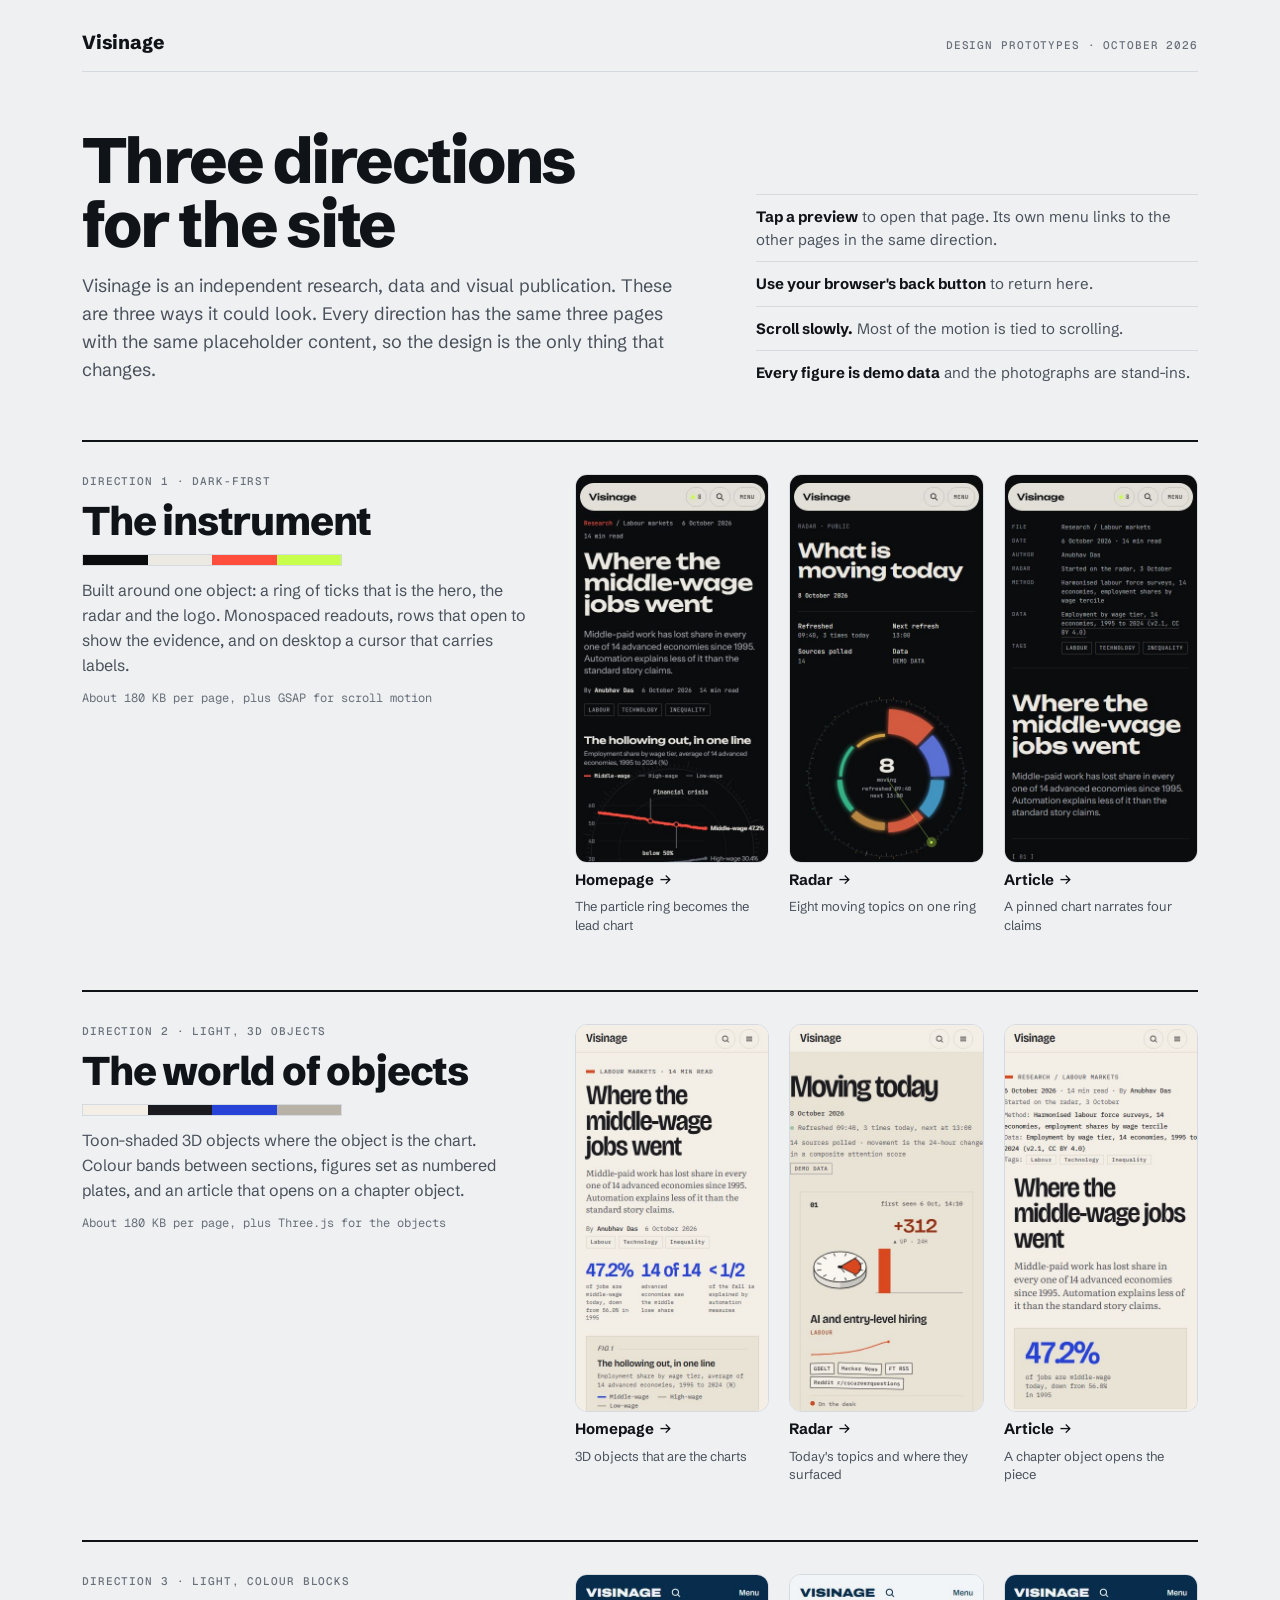
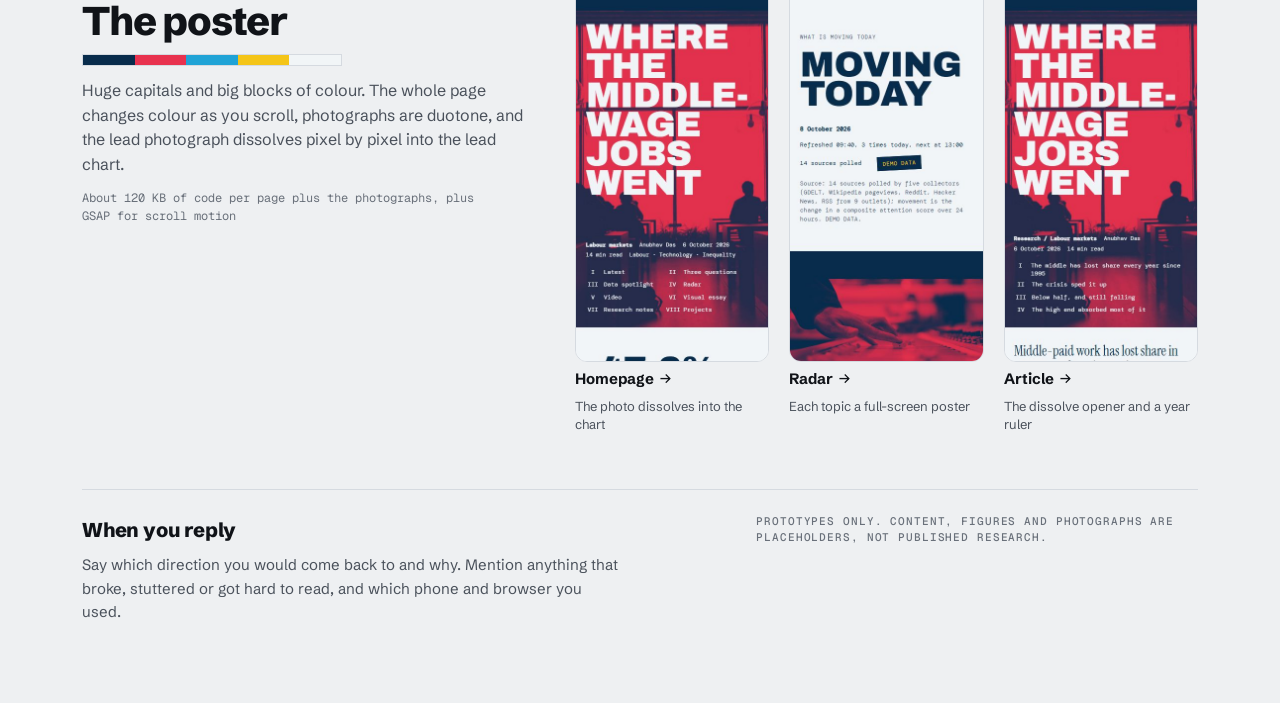
<file: index.html>
<!doctype html>
<html lang="en">
<head>
<meta charset="utf-8">
<meta name="viewport" content="width=device-width, initial-scale=1, viewport-fit=cover">
<title>Visinage Directions</title>
<meta name="description" content="Three design directions for Visinage, each with a homepage, radar and article opener. Prototypes with demo data.">
<meta name="robots" content="noindex, nofollow">
<link rel="preconnect" href="https://fonts.googleapis.com">
<link rel="preconnect" href="https://fonts.gstatic.com" crossorigin>
<link rel="stylesheet" href="https://fonts.googleapis.com/css2?family=Schibsted+Grotesk:wght@400;500;700;800&family=Geist+Mono:wght@400;500&display=swap">
<style>
  /* Layout: one capped column; each direction is a row of text beside three phone-shaped previews, stacking on phones. */
  :root {
    --bg: #EEF0F2; --surface: #FFFFFF; --ink: #101318; --ink-2: #4A515B; --ink-3: #69707A; --rule: #D5DAE0;
    --sans: "Schibsted Grotesk", "Helvetica Neue", Arial, sans-serif;
    --mono: "Geist Mono", ui-monospace, "SFMono-Regular", Menlo, Consolas, monospace;
    --frame: 1180px;
    color-scheme: light;
  }
  @media (prefers-color-scheme: dark) {
    :root { --bg: #0E1013; --surface: #171A1F; --ink: #E8EBEF; --ink-2: #A3AAB4; --ink-3: #868D97; --rule: #2A3038; color-scheme: dark; }
  }

  *, *::before, *::after { box-sizing: border-box; }
  html { -webkit-text-size-adjust: 100%; }
  body { margin: 0; background: var(--bg); color: var(--ink); font: 16px/1.55 var(--sans); -webkit-font-smoothing: antialiased; padding-top: env(safe-area-inset-top, 0px); padding-bottom: env(safe-area-inset-bottom, 0px); }
  h1, h2, p, ul, ol { margin: 0; }
  img { max-width: 100%; }
  .wrap { max-width: var(--frame); margin: 0 auto; padding-left: max(16px, env(safe-area-inset-left, 0px)); padding-right: max(16px, env(safe-area-inset-right, 0px)); padding-block: 20px 56px; display: grid; gap: 40px; }
  @media (min-width: 720px) { .wrap { padding-left: max(32px, env(safe-area-inset-left, 0px)); padding-right: max(32px, env(safe-area-inset-right, 0px)); padding-block: 28px 80px; gap: 56px; } }

  .label { font: 500 11px/1.4 var(--mono); letter-spacing: .08em; text-transform: uppercase; color: var(--ink-3); }

  .masthead { display: flex; justify-content: space-between; align-items: baseline; gap: 12px; flex-wrap: wrap; padding-bottom: 14px; border-bottom: 1px solid var(--rule); }
  .wordmark { font-weight: 800; font-size: 19px; letter-spacing: -.01em; }

  .intro { display: grid; gap: 20px; }
  @media (min-width: 900px) { .intro { grid-template-columns: 7fr 5fr; gap: 56px; align-items: end; } }
  h1 { font-weight: 800; font-size: clamp(36px, 7vw, 64px); line-height: 1; letter-spacing: -.035em; margin: 0 0 16px; text-wrap: balance; }
  .lede { font-size: 18px; color: var(--ink-2); max-width: 60ch; }
  .howto { list-style: none; padding: 0; display: grid; gap: 10px; font-size: 15px; color: var(--ink-2); }
  .howto li { padding-top: 10px; border-top: 1px solid var(--rule); }
  .howto b { color: var(--ink); font-weight: 700; }

  .dir { display: grid; gap: 20px; padding-top: 24px; border-top: 2px solid var(--ink); }
  @media (min-width: 900px) { .dir { grid-template-columns: 5fr 7fr; gap: 48px; padding-top: 32px; } }
  .dir-text { display: grid; gap: 12px; align-content: start; min-width: 0; }
  .dir h2 { font-weight: 800; font-size: clamp(28px, 4.4vw, 40px); line-height: 1.02; letter-spacing: -.03em; text-wrap: balance; }
  .dir-text p { max-width: 56ch; }
  .dir-desc { color: var(--ink-2); }
  .palette { display: flex; height: 12px; max-width: 260px; border: 1px solid var(--rule); }
  .palette span { flex: 1; }
  .specs { font: 400 12px/1.5 var(--mono); color: var(--ink-3); }

  .pages { list-style: none; padding: 0; display: grid; grid-template-columns: repeat(3, minmax(0, 1fr)); gap: 12px; }
  @media (min-width: 720px) { .pages { gap: 20px; } }
  .pages a { display: grid; gap: 8px; color: inherit; text-decoration: none; border-radius: 12px; }
  .shot { aspect-ratio: 1 / 2; max-width: 100%; overflow: hidden; border-radius: 12px; border: 1px solid var(--rule); background: var(--surface); transition: transform .25s cubic-bezier(.2,.7,.2,1), box-shadow .25s; }
  .shot img { display: block; width: 100%; height: 100%; object-fit: cover; object-position: top; }
  .pname { font-weight: 700; font-size: 15px; line-height: 1.25; display: flex; align-items: baseline; gap: 6px; }
  .pname::after { content: "\2192"; font-weight: 500; transition: transform .25s; }
  .pdesc { font-size: 13px; line-height: 1.4; color: var(--ink-2); }
  .pages a:hover .shot { transform: translateY(-4px); box-shadow: 0 14px 30px -18px rgba(0,0,0,.45); }
  .pages a:hover .pname::after { transform: translateX(3px); }
  .pages a:focus-visible { outline: 2px solid var(--ink); outline-offset: 4px; }
  @media (max-width: 420px) { .pname { font-size: 14px; } .pdesc { font-size: 12px; } }

  .closing { display: grid; gap: 24px; padding-top: 24px; border-top: 1px solid var(--rule); color: var(--ink-2); font-size: 15px; }
  @media (min-width: 900px) { .closing { grid-template-columns: 7fr 5fr; gap: 56px; } }
  .closing h2 { font-size: 20px; font-weight: 800; letter-spacing: -.01em; color: var(--ink); margin: 0 0 8px; }
  .closing p { max-width: 60ch; }

  @media (prefers-reduced-motion: reduce) { .shot, .pname::after { transition: none; } .pages a:hover .shot { transform: none; } }
</style>
</head>
<body>
<main class="wrap">
  <header class="masthead">
    <p class="wordmark">Visinage</p>
    <p class="label">Design prototypes &middot; October 2026</p>
  </header>

  <section class="intro">
    <div>
      <h1>Three directions for the site</h1>
      <p class="lede">Visinage is an independent research, data and visual publication. These are three ways it could look. Every direction has the same three pages with the same placeholder content, so the design is the only thing that changes.</p>
    </div>
    <ul class="howto">
      <li><b>Tap a preview</b> to open that page. Its own menu links to the other pages in the same direction.</li>
      <li><b>Use your browser's back button</b> to return here.</li>
      <li><b>Scroll slowly.</b> Most of the motion is tied to scrolling.</li>
      <li><b>Every figure is demo data</b> and the photographs are stand-ins.</li>
    </ul>
  </section>

  <section class="dir" id="instrument" aria-labelledby="d1">
    <div class="dir-text">
      <p class="label">Direction 1 &middot; Dark-first</p>
      <h2 id="d1">The instrument</h2>
      <div class="palette" aria-hidden="true"><span style="background:#0B0C0E"></span><span style="background:#ECE9E2"></span><span style="background:#FF4D3D"></span><span style="background:#C8FF4D"></span></div>
      <p class="dir-desc">Built around one object: a ring of ticks that is the hero, the radar and the logo. Monospaced readouts, rows that open to show the evidence, and on desktop a cursor that carries labels.</p>
      <p class="specs">About 180&nbsp;KB per page, plus GSAP for scroll motion</p>
    </div>
    <ol class="pages">
      <li><a href="directions/01-instrument/index.html"><span class="shot"><img src="thumbs/01-index.jpg" width="390" height="780" alt="Preview of the instrument homepage" loading="lazy"></span><span class="pname">Homepage</span><span class="pdesc">The particle ring becomes the lead chart</span></a></li>
      <li><a href="directions/01-instrument/radar.html"><span class="shot"><img src="thumbs/01-radar.jpg" width="390" height="780" alt="Preview of the instrument radar" loading="lazy"></span><span class="pname">Radar</span><span class="pdesc">Eight moving topics on one ring</span></a></li>
      <li><a href="directions/01-instrument/article.html"><span class="shot"><img src="thumbs/01-article.jpg" width="390" height="780" alt="Preview of the instrument article opener" loading="lazy"></span><span class="pname">Article</span><span class="pdesc">A pinned chart narrates four claims</span></a></li>
    </ol>
  </section>

  <section class="dir" id="objects" aria-labelledby="d2">
    <div class="dir-text">
      <p class="label">Direction 2 &middot; Light, 3D objects</p>
      <h2 id="d2">The world of objects</h2>
      <div class="palette" aria-hidden="true"><span style="background:#F3EFE6"></span><span style="background:#1A1A1F"></span><span style="background:#2742D6"></span><span style="background:#B8B2A6"></span></div>
      <p class="dir-desc">Toon-shaded 3D objects where the object is the chart. Colour bands between sections, figures set as numbered plates, and an article that opens on a chapter object.</p>
      <p class="specs">About 180&nbsp;KB per page, plus Three.js for the objects</p>
    </div>
    <ol class="pages">
      <li><a href="directions/02-objects/index.html"><span class="shot"><img src="thumbs/02-index.jpg" width="390" height="780" alt="Preview of the world of objects homepage" loading="lazy"></span><span class="pname">Homepage</span><span class="pdesc">3D objects that are the charts</span></a></li>
      <li><a href="directions/02-objects/radar.html"><span class="shot"><img src="thumbs/02-radar.jpg" width="390" height="780" alt="Preview of the world of objects radar" loading="lazy"></span><span class="pname">Radar</span><span class="pdesc">Today's topics and where they surfaced</span></a></li>
      <li><a href="directions/02-objects/article.html"><span class="shot"><img src="thumbs/02-article.jpg" width="390" height="780" alt="Preview of the world of objects article opener" loading="lazy"></span><span class="pname">Article</span><span class="pdesc">A chapter object opens the piece</span></a></li>
    </ol>
  </section>

  <section class="dir" id="poster" aria-labelledby="d3">
    <div class="dir-text">
      <p class="label">Direction 3 &middot; Light, colour blocks</p>
      <h2 id="d3">The poster</h2>
      <div class="palette" aria-hidden="true"><span style="background:#082C4C"></span><span style="background:#E8324F"></span><span style="background:#1FA3D6"></span><span style="background:#F4C518"></span><span style="background:#F1F5F7"></span></div>
      <p class="dir-desc">Huge capitals and big blocks of colour. The whole page changes colour as you scroll, photographs are duotone, and the lead photograph dissolves pixel by pixel into the lead chart.</p>
      <p class="specs">About 120&nbsp;KB of code per page plus the photographs, plus GSAP for scroll motion</p>
    </div>
    <ol class="pages">
      <li><a href="directions/03-poster/index.html"><span class="shot"><img src="thumbs/03-index.jpg" width="390" height="780" alt="Preview of the poster homepage" loading="lazy"></span><span class="pname">Homepage</span><span class="pdesc">The photo dissolves into the chart</span></a></li>
      <li><a href="directions/03-poster/radar.html"><span class="shot"><img src="thumbs/03-radar.jpg" width="390" height="780" alt="Preview of the poster radar" loading="lazy"></span><span class="pname">Radar</span><span class="pdesc">Each topic a full-screen poster</span></a></li>
      <li><a href="directions/03-poster/article.html"><span class="shot"><img src="thumbs/03-article.jpg" width="390" height="780" alt="Preview of the poster article opener" loading="lazy"></span><span class="pname">Article</span><span class="pdesc">The dissolve opener and a year ruler</span></a></li>
    </ol>
  </section>

  <section class="closing">
    <div>
      <h2>When you reply</h2>
      <p>Say which direction you would come back to and why. Mention anything that broke, stuttered or got hard to read, and which phone and browser you used.</p>
    </div>
    <p class="label">Prototypes only. Content, figures and photographs are placeholders, not published research.</p>
  </section>
</main>
</body>
</html>
</file>
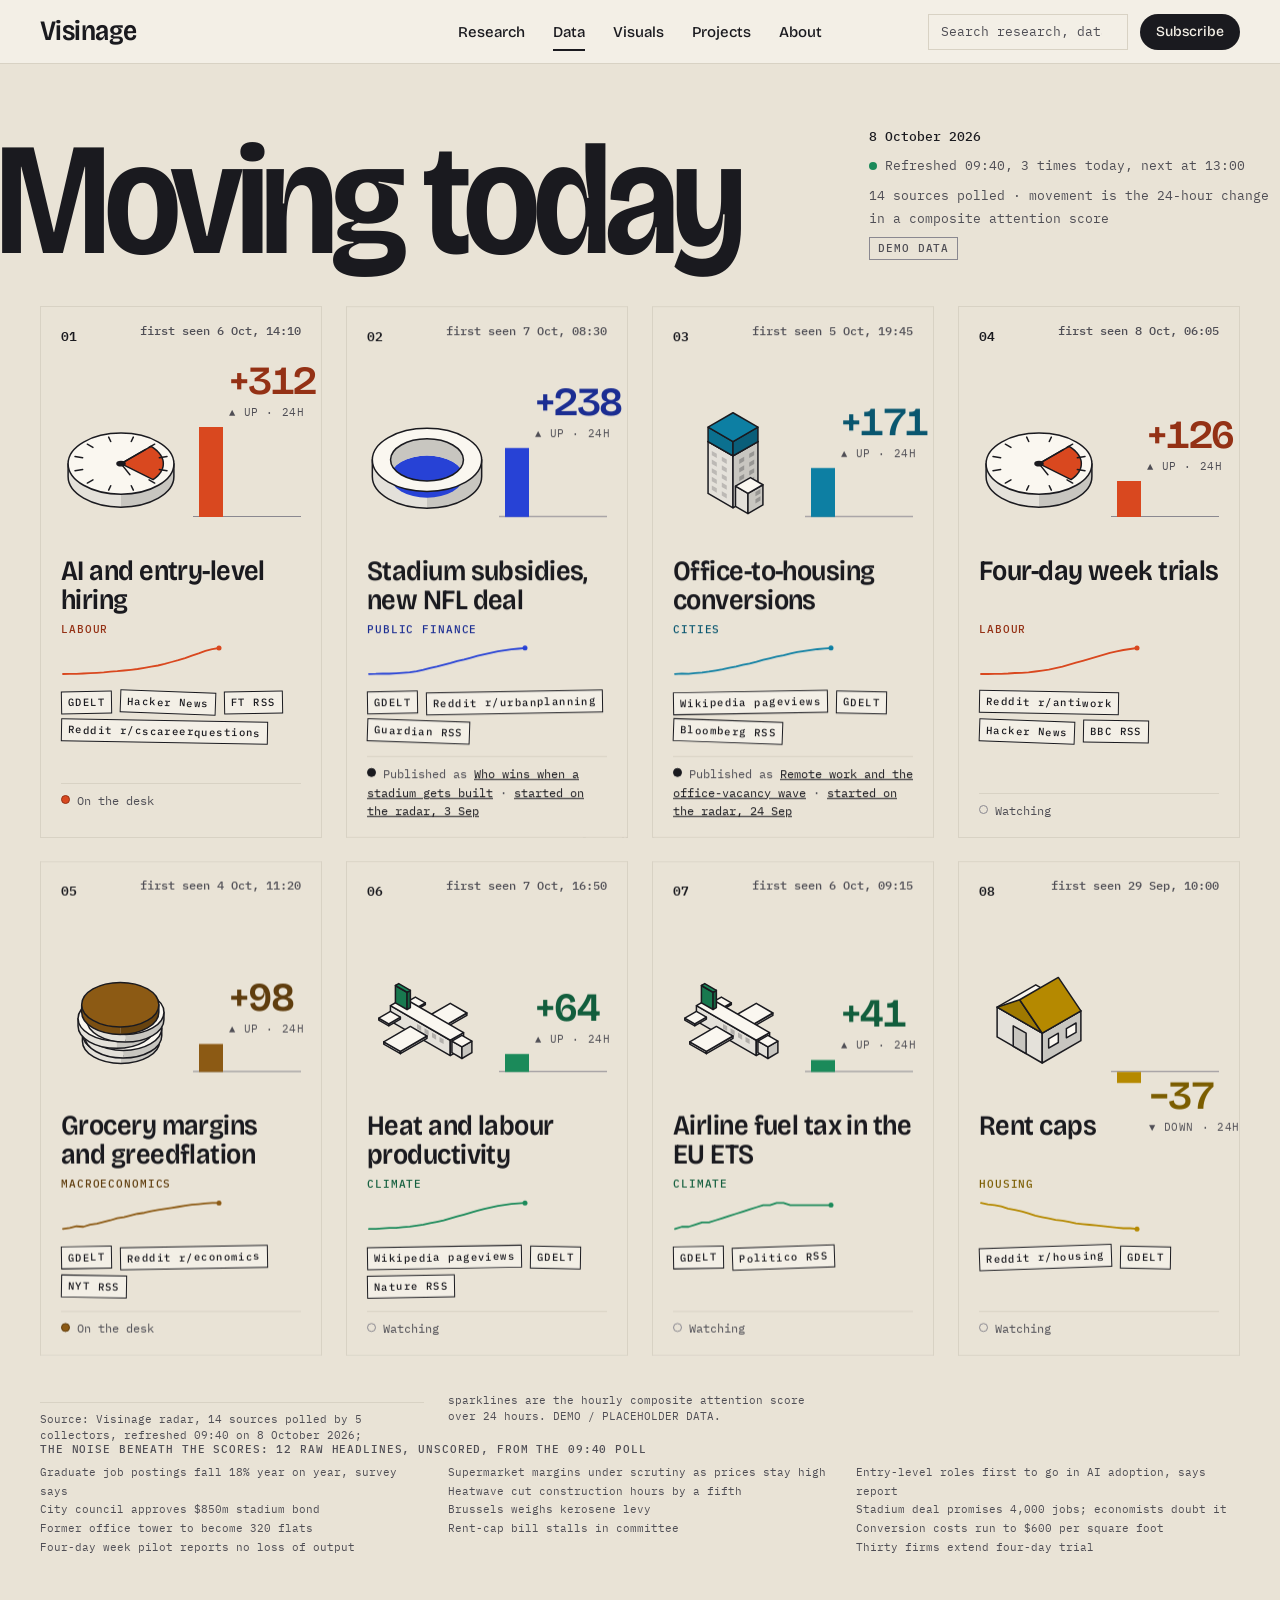
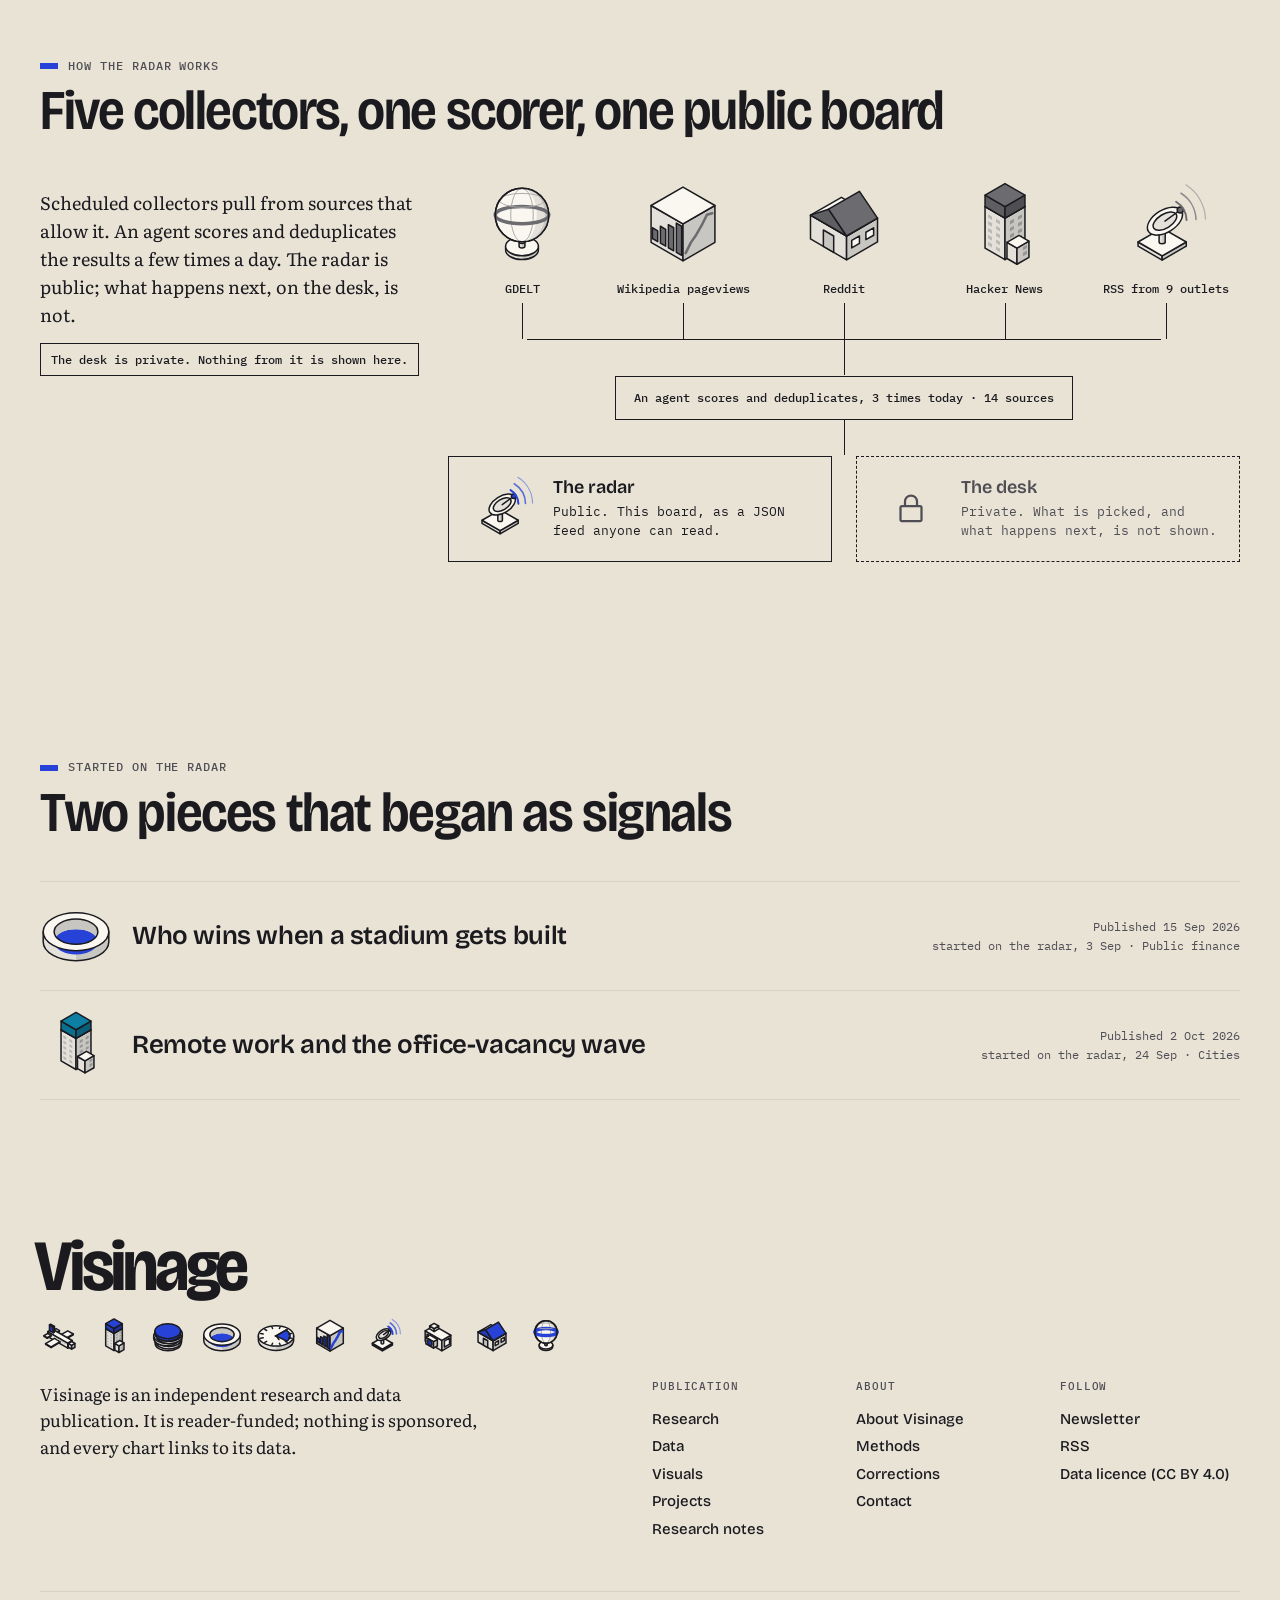
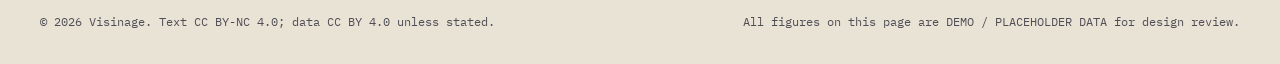
<file: directions/02-objects/radar.html>
<!doctype html>
<html lang="en">
<head>
<meta charset="utf-8">
<meta name="viewport" content="width=device-width, initial-scale=1, viewport-fit=cover">
<title>The radar · What is moving today · Visinage</title>
<meta name="description" content="The Visinage radar: eight topics moving today, the sources they surfaced from, and how the board is made. Demo data.">
<link rel="preconnect" href="https://fonts.googleapis.com">
<link rel="preconnect" href="https://fonts.gstatic.com" crossorigin>
<link rel="stylesheet" href="https://fonts.googleapis.com/css2?family=Bricolage+Grotesque:opsz,wdth,wght@12..96,75..100,200..800&family=IBM+Plex+Mono:ital,wght@0,400;0,500;1,400&family=Literata:ital,opsz,wght@0,7..72,400;0,7..72,600;1,7..72,400&display=swap">
<link rel="stylesheet" href="objects.css">
</head>
<body data-page="radar">
<header class="nav" aria-label="Site"></header>
<main>
  <section id="board-head" data-ground="#F3EFE6" aria-label="What is moving today"></section>
  <div data-nav-sentinel></div>
  <section class="frame" aria-label="The eight items">
    <ul class="tiles" id="tiles"></ul>
    <div class="raw" id="raw"></div>
  </section>
  <section class="sec" id="how" aria-label="How the radar works"></section>
  <section class="sec" id="started" data-ground="#F3EFE6" aria-label="Started on the radar"></section>
  <div class="end" data-ground="#E9E3D6"><footer id="footer"></footer></div>
</main>
<script src="../../lib/content.js"></script>
<script src="../../lib/content-phase-b.js"></script>
<script src="../../lib/charts.js"></script>
<script src="../../lib/motion.js"></script>
<script src="../../lib/art.js"></script>
<script src="object-kit.js"></script>
<script src="objects.js" defer></script>
</body>
</html>
</file>
<file: directions/02-objects/objects.css>
/* Visinage, direction two: the world of objects. Light-first, colourful; every piece has an object and the object is the chart.
   Frame: 1440px cap, 12 columns, 24px gutters, 40px margins; grounds bleed at 2560. */

:root {
  --paper: #F3EFE6; --paper-2: #E9E3D6; --ink: #1A1A1F; --ink-2: #4F4E55; --ink-3: #8A8890; --rule: #D8D2C4;
  --accent: #2742D6; --dark: #141418; --cmp: #B8B2A6; --hl: var(--accent);
  --display: "Bricolage Grotesque", "Helvetica Neue", Arial, sans-serif;
  --prose: "Literata", Georgia, "Times New Roman", serif;
  --mono: "IBM Plex Mono", "SFMono-Regular", Consolas, monospace;
  --frame: 1440px; --margin: 40px; --gutter: 24px; --nav-h: 64px;
  --ground: var(--paper);
  --ease: cubic-bezier(.4, 0, .2, 1);
}
* { box-sizing: border-box; }
html { -webkit-text-size-adjust: 100%; scroll-behavior: auto; }
/* motion: hierarchy: the page ground takes the colour of the section entering, so the colour is the transition. */
body { margin: 0; background: var(--ground); color: var(--ink); font: 400 16px/1.5 var(--display); transition: background-color 500ms var(--ease), opacity 300ms var(--ease); overflow-x: clip; }
/* motion: state: pages cross-fade in 300ms so a click reads as one site, not a reload. */
body.is-leaving { opacity: 0; }
a { color: inherit; }
img, svg { max-width: 100%; }
button, input { font: inherit; color: inherit; }
::selection { background: var(--accent); color: var(--paper); }
:focus-visible { outline: 2px solid var(--accent); outline-offset: 3px; }
.sr { position: absolute; width: 1px; height: 1px; overflow: hidden; clip: rect(0 0 0 0); white-space: nowrap; }

.frame { max-width: var(--frame); margin: 0 auto; padding-left: var(--margin); padding-right: var(--margin); }
.grid { display: grid; grid-template-columns: repeat(12, minmax(0, 1fr)); column-gap: var(--gutter); }
.mono { font-family: var(--mono); }
.kicker { font: 500 12px/1.4 var(--mono); letter-spacing: .08em; text-transform: uppercase; color: var(--ink-2); display: inline-flex; align-items: center; gap: 10px; }
.kicker::before { content: ""; width: 18px; height: 6px; background: var(--hue, var(--accent)); }
.demo { font: 500 11px/1 var(--mono); letter-spacing: .08em; text-transform: uppercase; color: var(--ink-2); border: 1px solid var(--ink-3); padding: 5px 8px; display: inline-block; }
/* Each kit object is its own compositor layer: rasterised once, then composited, so a board of forty objects scrolls at frame rate. */
.obj { display: block; width: 100%; height: 100%; will-change: transform; }

/* ---------- Navigation: a 64px bar on paper that compacts to 52px after the hero ---------- */
.nav { position: sticky; top: 0; z-index: 60; height: var(--nav-h); background: var(--paper); border-bottom: 1px solid var(--rule); transition: height 300ms var(--ease); }
/* motion: hierarchy: the bar steps down to 52px once the hero has done its job. */
.nav.is-compact { --nav-h: 52px; }
.nav__in { height: 100%; display: grid; grid-template-columns: 1fr auto 1fr; align-items: center; column-gap: 24px; }
.nav__brand { font: 600 28px/1 var(--display); font-variation-settings: "opsz" 32, "wdth" 90; letter-spacing: -.02em; text-decoration: none; transition: font-size 300ms var(--ease); white-space: nowrap; }
.nav.is-compact .nav__brand { font-size: 22px; }
.nav__title { display: none; font: 500 15px/1.2 var(--display); white-space: nowrap; overflow: hidden; text-overflow: ellipsis; max-width: 100%; }
.nav__title span { color: var(--ink-2); }
.nav.is-compact.has-title .nav__brand { display: none; }
.nav.is-compact.has-title .nav__title { display: block; }
.nav__links { display: flex; gap: 28px; margin: 0; padding: 0; list-style: none; }
.nav__links a { font: 500 15px/1 var(--display); text-decoration: none; padding: 8px 0; border-bottom: 2px solid transparent; }
.nav__links a:hover, .nav__links a[aria-current] { border-bottom-color: var(--ink); }
.nav__right { display: flex; justify-content: flex-end; align-items: center; gap: 12px; }
.nav__search { height: 36px; width: 200px; border: 1px solid var(--rule); background: transparent; padding: 0 12px; font: 400 13px var(--mono); color: var(--ink); border-radius: 0; }
.nav__search::placeholder { color: var(--ink-2); }
.nav__sub { height: 36px; padding: 0 16px; background: var(--ink); color: var(--paper); border: 0; border-radius: 999px; font: 500 14px var(--display); text-decoration: none; display: inline-flex; align-items: center; cursor: pointer; }
.nav__sub:hover { background: var(--accent); }
.nav__icon { display: none; width: 40px; height: 40px; border: 1px solid var(--rule); background: transparent; border-radius: 999px; align-items: center; justify-content: center; cursor: pointer; }
.nav__icon svg { width: 18px; height: 18px; stroke: var(--ink); fill: none; stroke-width: 1.8; }
.nav__menu { display: none; }
.nav__menu.is-open { display: block; position: fixed; inset: var(--nav-h) 0 0 0; background: var(--paper); z-index: 55; padding: 32px 24px; }
.nav__menu ul { list-style: none; margin: 0; padding: 0; }
.nav__menu a { display: block; font: 600 40px/1.1 var(--display); text-decoration: none; padding: 10px 0; border-bottom: 1px solid var(--rule); }
.nav__menu .nav__search { width: 100%; margin-top: 24px; }

/* ---------- Plates: every chart is a plate ---------- */
.plate { background: var(--paper-2); border: 1px solid var(--rule); padding: 18px 22px 16px; position: relative; }
.plate__fig { font: italic 500 14px/1 var(--display); letter-spacing: .02em; color: var(--ink-2); display: flex; align-items: center; gap: 12px; }
.plate__fig::after { content: ""; flex: 1; height: 1px; background: var(--rule); }
.chart { display: block; }
.chart-title { font: 600 21px/1.15 var(--display); letter-spacing: -.012em; margin: 12px 0 5px; font-variation-settings: "opsz" 24, "wdth" 94; }
.chart-subtitle { font: 400 12px/1.45 var(--mono); color: var(--ink-2); margin: 0 0 10px; }
.chart-legend { display: flex; flex-wrap: wrap; gap: 6px 18px; font: 500 12px/1 var(--mono); margin: 0 0 10px; color: var(--ink-2); }
.legend-item { display: inline-flex; align-items: center; }
.legend-swatch { display: inline-block; width: 18px; height: 3px; background: var(--cmp); margin-right: 7px; border-radius: 2px; }
.legend-item--hl .legend-swatch { background: var(--hl); }
.legend-swatch--a { background: var(--cmp); } .legend-swatch--b { background: var(--hl); }
.chart-source { font: 400 11px/1.5 var(--mono); color: var(--ink-2); margin-top: 10px; border-top: 1px solid var(--rule); padding-top: 8px; }
.chart-source a { color: var(--ink-2); }
.chart-svg, .spark, .slope-svg { width: 100%; height: auto; display: block; font-family: var(--mono); overflow: visible; }
.grid-line, .chart-svg .grid { stroke: var(--rule); stroke-width: 1; }
.chart-svg .axis { stroke: var(--ink-3); stroke-width: 1; }
.chart-svg .tick, .slope-svg .tick { font-size: 11px; fill: var(--ink-2); }
.tick--head { font-weight: 500; fill: var(--ink-2); } .tick--head-b { fill: var(--hl); }
.series { stroke-width: 2; stroke-linejoin: round; stroke-linecap: round; fill: none; }
.series--hl { stroke: var(--hl); stroke-width: 2.6; }
.series--muted { stroke: var(--cmp); }
.end-dot { fill: var(--cmp); } .end-dot--hl { fill: var(--hl); }
.end-label { font-size: 11px; fill: var(--ink-2); } .end-label--hl { fill: var(--hue-text, var(--hl)); font-weight: 500; }
.annotation { font-size: 11.5px; fill: var(--ink); }
.annotation-line { stroke: var(--ink); stroke-width: 1; }
.annotation-dot { fill: var(--paper); stroke: var(--ink); stroke-width: 1.5; }
.dumbbell { stroke: var(--cmp); stroke-width: 3; }
.dot--a { fill: var(--cmp); } .dot--b { fill: var(--hl); }
.value-label { font-size: 11px; fill: var(--ink); font-weight: 500; }
.row-label { font-size: 11.5px; fill: var(--ink-2); }
.bar { fill: var(--cmp); } .bar--hl { fill: var(--hl); }
.slope-grid { display: grid; grid-template-columns: repeat(6, minmax(0, 1fr)); gap: 12px; }
.slope-cell { background: var(--paper-2); border: 1px solid var(--rule); padding: 10px 10px 8px; }
.slope-cell .grid { stroke: var(--rule); } .slope-cell .series--hl { stroke: var(--hl); stroke-width: 2.2; } .slope-cell .end-dot { fill: var(--hl); }
.slope-label { font: 500 12px/1.2 var(--mono); color: var(--ink-2); margin-top: 6px; }
.spark .series--hl { stroke: var(--hl); stroke-width: 1.8; } .spark .end-dot { fill: var(--hl); }
/* motion: storytelling: a chart draws its line on entry so the finding arrives as a line, not a block. */
.draw .series { stroke-dasharray: var(--L, 2000); stroke-dashoffset: var(--L, 2000); transition: stroke-dashoffset 1.1s var(--ease); }
.draw.is-drawn .series, .draw.is-in .series { stroke-dashoffset: 0; }
.draw .bar, .draw .dumbbell { transform-box: fill-box; transform-origin: left center; transform: scaleX(0); transition: transform 600ms var(--ease); }
.draw.is-drawn .bar, .draw.is-in .bar, .draw.is-drawn .dumbbell, .draw.is-in .dumbbell { transform: scaleX(1); }
.draw .dot--b, .draw .value-label { opacity: 0; transition: opacity 300ms 500ms; }
.draw.is-drawn .dot--b, .draw.is-in .dot--b, .draw.is-drawn .value-label, .draw.is-in .value-label { opacity: 1; }

/* motion: storytelling: the evidence inside a band draws its line only once the band is open, so the reveal and the finding arrive together. */
.draw-band .series { stroke-dasharray: var(--L, 2000); stroke-dashoffset: var(--L, 2000); transition: stroke-dashoffset 600ms var(--ease) 120ms; }
.band.is-drawn .draw-band .series, .draw-band.is-in .series { stroke-dashoffset: 0; }
.draw-band .bar, .draw-band .dumbbell { transform-box: fill-box; transform-origin: left center; transform: scaleX(0); transition: transform 600ms var(--ease) 120ms; }
.band.is-drawn .draw-band .bar, .band.is-drawn .draw-band .dumbbell, .draw-band.is-in .bar, .draw-band.is-in .dumbbell { transform: scaleX(1); }
.draw-band .dot--b, .draw-band .value-label { opacity: 0; transition: opacity 300ms 600ms; }
.band.is-drawn .draw-band .dot--b, .band.is-drawn .draw-band .value-label, .draw-band.is-in .dot--b, .draw-band.is-in .value-label { opacity: 1; }
.stage__phone { display: none; }
/* motion: state: the page fades in over 300ms, the other half of the page cross-fade. */
@keyframes pagein { from { opacity: 0; } }
body { animation: pagein 300ms var(--ease); }

/* ---------- Reveal ---------- */
/* motion: hierarchy: modules rise 16px into place as they enter, in reading order. */
.rv { opacity: 0; transform: translateY(16px); transition: opacity 600ms var(--ease), transform 600ms var(--ease); transition-delay: calc(var(--i, 0) * 60ms); }
.rv.is-in { opacity: 1; transform: none; }

/* ---------- Sections ---------- */
.sec { padding: 96px 0; }
.sec--tight { padding: 64px 0; }
.sec__head { display: flex; align-items: flex-end; justify-content: space-between; gap: 32px; margin-bottom: 40px; }
.sec__title { font: 600 56px/.98 var(--display); letter-spacing: -.025em; font-variation-settings: "opsz" 72, "wdth" 90; margin: 8px 0 0; }
.sec__head .kicker { display: inline-flex; }
.sec__link { font: 500 14px/1 var(--mono); text-decoration: none; border-bottom: 1px solid var(--ink); padding-bottom: 3px; white-space: nowrap; }
.sec__link:hover { color: var(--accent); border-color: var(--accent); }
.sec__deck { font: 400 19px/1.5 var(--prose); color: var(--ink-2); max-width: 60ch; margin: 12px 0 0; }

/* ---------- Hero: the signature opening ---------- */
.hero { min-height: 130vh; position: relative; }
.hero__pin { position: sticky; top: var(--nav-h); height: calc(100vh - var(--nav-h)); display: grid; grid-template-columns: repeat(12, minmax(0, 1fr)); column-gap: var(--gutter); align-items: center; }
.hero__copy { grid-column: 1 / span 6; padding-right: 8px; }
.hero__title { font: 600 120px/.92 var(--display); font-variation-settings: "opsz" 96, "wdth" 90; letter-spacing: -.03em; margin: 18px 0 20px; text-wrap: balance; }
.hero__title .l { display: block; }
.hero__deck { font: 400 20px/1.45 var(--prose); max-width: 46ch; margin: 0 0 16px; color: var(--ink-2); }
.hero__by { font: 400 12.5px/1.6 var(--mono); color: var(--ink-2); display: flex; flex-wrap: wrap; gap: 6px 14px; }
.hero__by b { color: var(--ink); font-weight: 500; }
.tags { display: inline-flex; gap: 6px; }
.tag { border: 1px solid var(--rule); padding: 2px 8px; font: 500 11px/1.6 var(--mono); letter-spacing: .04em; }
.nums { display: flex; gap: 40px; margin-top: 26px; }
.num { }
.num__v { font: 600 60px/1 var(--display); letter-spacing: -.03em; font-variant-numeric: tabular-nums; font-variation-settings: "opsz" 72, "wdth" 90; color: var(--accent); }
.num__l { font: 400 12px/1.45 var(--mono); color: var(--ink-2); max-width: 20ch; margin-top: 6px; }
.hero__plate { grid-column: 7 / span 6; margin-right: calc(-1 * var(--margin)); }
.hero__plate .plate { padding-bottom: 14px; }
.hero__hint { position: absolute; left: 0; bottom: 6px; font: 500 11px/1 var(--mono); letter-spacing: .08em; text-transform: uppercase; color: var(--ink-2); display: flex; gap: 10px; align-items: center; transition: opacity 400ms; pointer-events: none; }
.hero__hint::before { content: ""; width: 28px; height: 1px; background: var(--ink-3); }
.hero.is-scrolled .hero__hint { opacity: 0; }

/* The stage: the Three.js canvas at the right, the SVG chart overlay across, the fallback drawing in place of the canvas. */
.stage { position: relative; height: 470px; margin-top: 4px; }
.stage__canvas { position: absolute; right: 0; top: 0; width: 330px; height: 470px; display: block; touch-action: pan-y; cursor: pointer; }
.stage__svg { position: absolute; inset: 0; width: 100%; height: 100%; overflow: visible; pointer-events: none; font-family: var(--mono); }
.stage__fallback { position: absolute; right: 0; top: 30px; width: 330px; display: none; }
.stage.is-fallback .stage__fallback { display: block; }
.stage.is-fallback .stage__canvas { display: none; }
.leader { stroke: var(--ink); stroke-width: 1; stroke-dasharray: 3 4; fill: none; }
.anchor-dot { fill: var(--ink); }
.cursor-line { stroke: var(--ink-3); stroke-width: 1; stroke-dasharray: 2 3; }
.cursor-year { font-size: 11px; fill: var(--ink); font-weight: 500; }
.marker50 line { stroke: var(--ink); stroke-width: 1; stroke-dasharray: 5 4; }
.marker50 text { font-size: 11px; fill: var(--ink); font-weight: 500; }
.ann, .marker50 { opacity: 0; transition: opacity 400ms var(--ease); }
.ann.is-on, .marker50.is-on { opacity: 1; }
.live-label { font-size: 11.5px; font-weight: 500; fill: var(--hl); }
.flag { position: absolute; left: 0; top: 0; transform: translate(calc(var(--fx, 0px) - 50%), var(--fy, 0px)); width: 150px; background: var(--paper); border: 1px solid var(--ink); padding: 5px 7px; font: 400 10.5px/1.3 var(--mono); color: var(--ink); opacity: 0; transition: opacity 400ms var(--ease), transform 500ms var(--ease); pointer-events: none; z-index: 2; }
.flag b { display: block; font-weight: 600; font-size: 12px; margin-bottom: 2px; }
.flag::after { content: ""; position: absolute; left: 50%; top: 100%; width: 1px; height: 16px; background: var(--ink); }
/* motion: storytelling: the flag drops onto the slab when the reader reaches the year it marks. */
.flag.is-on { opacity: 1; }
.flag:not(.is-on) { transform: translate(calc(var(--fx, 0px) - 50%), calc(var(--fy, 0px) - 24px)); }

/* ---------- Latest: the bands ---------- */
.bands { padding: 0; }
.bands__head { padding: 32px 0 20px; display: flex; justify-content: space-between; align-items: baseline; }
.band { position: relative; background: var(--tint); border-top: 1px solid rgba(26, 26, 31, .08); display: block; }
.band::before { content: ""; position: absolute; left: 0; top: 0; bottom: 0; width: 6px; background: var(--hue); }
.band__in { display: grid; grid-template-columns: 160px minmax(0, 1fr) auto; column-gap: 36px; align-items: center; padding-top: 26px; padding-bottom: 26px; }
.band__obj { width: 160px; height: 160px; }
.band__title { font: 600 40px/1.02 var(--display); letter-spacing: -.022em; font-variation-settings: "opsz" 48, "wdth" 92; margin: 0 0 10px; text-wrap: balance; }
.band__title a { text-decoration: none; }
.band__title a::after { content: ""; position: absolute; inset: 0; }
.band__deck { font: 400 17px/1.5 var(--prose); color: var(--ink-2); margin: 0; max-width: 62ch; }
.band__meta { font: 400 12px/1.7 var(--mono); color: var(--ink-2); text-align: right; white-space: nowrap; align-self: start; }
.band__meta b { display: block; color: var(--hue-text, var(--hue)); font-weight: 500; letter-spacing: .06em; text-transform: uppercase; }
.band__toggle { grid-column: 3; justify-self: end; align-self: end; width: 40px; height: 40px; border: 1px solid var(--ink); background: transparent; border-radius: 999px; font: 400 22px/1 var(--mono); cursor: pointer; position: relative; z-index: 2; }
/* motion: state: the band opens to show the evidence. */
.band__more { grid-column: 1 / -1; display: grid; grid-template-rows: 0fr; transition: grid-template-rows 500ms var(--ease); }
.band__more > div { min-height: 0; overflow: hidden; }
.band:hover .band__more, .band:focus-within .band__more, .band.is-open .band__more { grid-template-rows: 1fr; }
.band__panel { padding: 10px 0 26px 196px; display: grid; grid-template-columns: minmax(0, 620px) minmax(0, 1fr); column-gap: 48px; align-items: end; }
.band__panel .plate { background: rgba(243, 239, 230, .7); }
.band__read { font: 500 14px/1 var(--mono); text-decoration: none; border-bottom: 1px solid var(--ink); padding-bottom: 3px; align-self: end; margin-bottom: 8px; justify-self: start; position: relative; z-index: 2; }
.band__read:hover { color: var(--hue-text, var(--hue)); border-color: var(--hue-text, var(--hue)); }
.band:hover .band__toggle, .band.is-open .band__toggle, .band:focus-within .band__toggle { background: var(--ink); color: var(--paper); }
@media (hover: none) { .band__more { grid-template-rows: 1fr; } .band__toggle { display: none; } }

/* ---------- Spotlight ---------- */
.spot__plate { grid-column: 1 / span 8; }
.spot__read { grid-column: 9 / span 4; align-self: end; }
.spot__read p { font: 400 19px/1.55 var(--prose); margin: 0 0 20px; }
.spot__read .sec__link { display: inline-block; }

/* ---------- Three questions ---------- */
.qs { display: grid; grid-template-columns: repeat(3, minmax(0, 1fr)); gap: 40px 24px; }
.q { display: flex; flex-direction: column; gap: 14px; }
.q__q { font: 600 30px/1.08 var(--display); letter-spacing: -.02em; margin: 0; font-variation-settings: "opsz" 36, "wdth" 92; min-height: 2.2em; }
.q .plate { flex: 1; }
.q .chart-title { font-size: 17px; }
.q__a { font: 400 16.5px/1.5 var(--prose); margin: 0; color: var(--ink-2); }
.q__a b { color: var(--ink); font-weight: 600; }
.q .sec__link { align-self: start; }

/* ---------- Radar teaser ---------- */
.rt { background: var(--paper-2); border: 1px solid var(--rule); padding: 28px 32px 24px; display: grid; grid-template-columns: minmax(0, 1fr) 300px; column-gap: 48px; }
.rt__rows { display: grid; }
.rt__row { display: grid; grid-template-columns: 36px 72px minmax(0, 1fr) auto; align-items: center; column-gap: 20px; padding: 14px 0; border-top: 1px solid var(--rule); text-decoration: none; }
.rt__row:first-child { border-top: 0; }
.rt__row:hover .rt__topic { color: var(--hue-text, var(--hue)); }
.rt__rank { font: 500 13px var(--mono); color: var(--ink-2); }
.rt__obj { width: 72px; height: 72px; }
.rt__topic { font: 600 26px/1.05 var(--display); letter-spacing: -.015em; }
.rt__tag { font: 400 12px/1.6 var(--mono); color: var(--ink-2); }
.rt__move { font: 600 40px/1 var(--display); letter-spacing: -.03em; color: var(--hue-text, var(--hue)); font-variant-numeric: tabular-nums; display: flex; align-items: baseline; gap: 6px; }
.rt__move small { font: 400 11px var(--mono); color: var(--ink-2); letter-spacing: .06em; text-transform: uppercase; }
.rt__side { display: flex; flex-direction: column; justify-content: space-between; gap: 24px; border-left: 1px solid var(--rule); padding-left: 32px; }
.rt__side .obj { width: 140px; height: 140px; }
.rt__side p { font: 400 12.5px/1.7 var(--mono); color: var(--ink-2); margin: 0; }
.rt__side .sec__link { align-self: start; }

/* ---------- The dark cinematic block: video and the visual essay ---------- */
.dark { background: var(--dark); color: #F3EFE6; --ink: #F3EFE6; --ink-2: #C9C4B8; --ink-3: #8F8C86; --rule: rgba(243, 239, 230, .16); --paper-2: #1E1E24; --paper: #141418; --cmp: #5E5B63; --hl: #6C86FF; --accent: #6C86FF; }
.dark .plate { background: var(--paper-2); border-color: var(--rule); }
.dark .sec__link { border-color: var(--ink); }
.dark .kicker { color: var(--ink-2); }
.dark .demo { color: var(--ink-2); border-color: var(--ink-2); }
.vid { display: grid; grid-template-columns: repeat(12, minmax(0, 1fr)); column-gap: var(--gutter); row-gap: 48px; }
.player { grid-column: 1 / span 8; position: relative; aspect-ratio: 16 / 9; background: var(--paper-2); border: 1px solid var(--rule); overflow: hidden; cursor: pointer; }
.player__obj { position: absolute; right: 6%; top: 50%; width: 46%; max-width: 420px; transform: translateY(-52%); }
.player__fig { position: absolute; left: 22px; top: 18px; }
.player__title { position: absolute; left: 22px; bottom: 60px; font: 600 34px/1.05 var(--display); letter-spacing: -.02em; max-width: 46%; margin: 0; }
.player__meta { position: absolute; left: 22px; right: 22px; bottom: 20px; display: flex; justify-content: space-between; align-items: center; font: 500 12px/1 var(--mono); color: var(--ink-2); }
.player__bar { position: absolute; left: 22px; right: 22px; bottom: 44px; height: 2px; background: var(--rule); }
.player__bar i { position: absolute; top: -4px; width: 1px; height: 10px; background: var(--ink); }
.player__play { position: absolute; left: 22px; top: 50%; transform: translateY(-50%); width: 76px; height: 76px; border-radius: 999px; border: 1.5px solid var(--ink); display: grid; place-items: center; transition: transform 300ms var(--ease), background 300ms; }
.player__play::after { content: ""; border-left: 20px solid var(--ink); border-top: 12px solid transparent; border-bottom: 12px solid transparent; margin-left: 5px; }
/* motion: feedback: the play ring swells on hover to say the poster is playable. */
.player:hover .player__play { transform: translateY(-50%) scale(1.08); background: rgba(243, 239, 230, .08); }
.chapters { grid-column: 9 / span 4; display: flex; flex-direction: column; }
.chapters h3 { font: 600 22px/1.1 var(--display); margin: 0 0 18px; }
.chapters ol { list-style: none; margin: 0; padding: 0; counter-reset: ch; }
.chapters li { display: grid; grid-template-columns: 36px 1fr auto; column-gap: 12px; align-items: baseline; padding: 12px 0; border-top: 1px solid var(--rule); font: 500 16px/1.3 var(--display); }
.chapters li::before { counter-increment: ch; content: counter(ch, decimal-leading-zero); font: 400 12px var(--mono); color: var(--ink-2); }
.chapters li span { font: 400 12px var(--mono); color: var(--ink-2); }
.chapters p { font: 400 13px/1.6 var(--mono); color: var(--ink-2); margin: auto 0 0; padding-top: 24px; }
.shorts { grid-column: 1 / -1; display: grid; grid-template-columns: repeat(12, minmax(0, 1fr)); column-gap: var(--gutter); align-items: end; }
.shorts__intro { grid-column: 1 / span 3; }
.shorts__intro h3 { font: 600 28px/1.05 var(--display); margin: 0 0 12px; letter-spacing: -.02em; }
.shorts__intro p { font: 400 13px/1.6 var(--mono); color: var(--ink-2); margin: 0; }
.short { grid-column: span 3; aspect-ratio: 9 / 16; max-height: 420px; background: var(--paper-2); border: 1px solid var(--rule); position: relative; overflow: hidden; display: flex; flex-direction: column; justify-content: flex-end; padding: 16px; text-decoration: none; }
.short .obj { position: absolute; left: 50%; top: 34%; width: 72%; height: auto; transform: translate(-50%, -50%); transition: transform 400ms var(--ease); }
/* motion: feedback: the short's object lifts 6px on hover, the same lift the radar tiles use. */
.short:hover .obj { transform: translate(-50%, calc(-50% - 6px)); }
.short__t { font: 600 20px/1.12 var(--display); letter-spacing: -.015em; margin: 0 0 8px; position: relative; }
.short__m { font: 400 11.5px/1.5 var(--mono); color: var(--ink-2); display: flex; justify-content: space-between; position: relative; }
.short__dur { position: absolute; right: 14px; top: 14px; font: 500 12px var(--mono); border: 1px solid var(--ink); padding: 3px 6px; }

.essay { margin-top: 112px; }
.essay__head { display: grid; grid-template-columns: repeat(12, minmax(0, 1fr)); column-gap: var(--gutter); align-items: end; margin-bottom: 32px; }
.essay__head > div:first-child { grid-column: 1 / span 7; }
.essay__head > div:last-child { grid-column: 9 / span 4; }
.essay__head .sec__deck { color: var(--ink-2); }
.essay .plate { padding: 18px 22px 16px; }
.essay .slope-grid { margin-top: 8px; }
.essay .slope-cell { background: #26262D; }

/* ---------- Research notes ---------- */
.notes { display: grid; }
.note { display: grid; grid-template-columns: 140px minmax(0, 1fr) 120px 70px; column-gap: 24px; align-items: baseline; padding: 20px 0; border-top: 1px solid var(--rule); text-decoration: none; }
.note:last-child { border-bottom: 1px solid var(--rule); }
.note__d { font: 400 12.5px var(--mono); color: var(--ink-2); }
.note__t { font: 600 24px/1.15 var(--display); letter-spacing: -.015em; font-variation-settings: "opsz" 28, "wdth" 94; }
.note:hover .note__t { color: var(--accent); }
.note__k { font: 500 11px/1 var(--mono); letter-spacing: .08em; text-transform: uppercase; color: var(--ink-2); }
.note__r { font: 400 12px var(--mono); color: var(--ink-2); text-align: right; }

/* ---------- Projects, tool, dataset ---------- */
.proj { display: grid; grid-template-columns: repeat(12, minmax(0, 1fr)); column-gap: var(--gutter); row-gap: 24px; }
.cover { position: relative; text-decoration: none; display: flex; flex-direction: column; border: 1px solid var(--rule); background: var(--paper-2); padding: 24px; min-height: 420px; }
.cover--wc { grid-column: 1 / span 6; background: var(--dark); color: #F3EFE6; --ink: #F3EFE6; --ink-2: #C9C4B8; --ink-3: #8F8C86; --rule: rgba(243, 239, 230, .16); border-color: transparent; }
.cover--tool { grid-column: 7 / span 3; }
.cover--data { grid-column: 10 / span 3; }
.cover__art { flex: 1; display: flex; align-items: center; justify-content: center; min-height: 220px; }
.cover--wc .cover__art .obj { width: 100%; max-width: 520px; height: auto; }
.cover--tool .cover__art .obj, .cover--data .cover__art .obj { width: 100%; max-width: 260px; height: auto; }
.cover__k { font: 500 11px/1 var(--mono); letter-spacing: .08em; text-transform: uppercase; color: var(--ink-2); display: flex; justify-content: space-between; }
.cover__t { font: 600 36px/1.02 var(--display); letter-spacing: -.022em; margin: 10px 0 8px; font-variation-settings: "opsz" 48, "wdth" 92; }
.cover--tool .cover__t, .cover--data .cover__t { font-size: 26px; }
.cover__d { font: 400 15px/1.5 var(--prose); color: var(--ink-2); margin: 0 0 14px; max-width: 48ch; }
.cover__s { font: 400 12px/1.5 var(--mono); color: var(--ink-2); display: flex; align-items: center; gap: 12px; flex-wrap: wrap; }
.parts { display: inline-flex; gap: 4px; }
.parts i { width: 26px; height: 8px; background: var(--rule); display: block; }
.parts i.on { background: #2BA662; }
.chips { display: flex; flex-wrap: wrap; gap: 6px; margin-top: 10px; }
.chips span { font: 400 11px/1 var(--mono); border: 1px solid var(--rule); padding: 5px 7px; background: var(--paper); }
.cover:hover .cover__t { color: var(--accent); }
.cover--wc:hover .cover__t { color: #F4C518; }

/* ---------- Topics ---------- */
.topics { display: flex; flex-wrap: wrap; gap: 14px 36px; align-items: baseline; }
.topic { font: 600 36px/1.1 var(--display); letter-spacing: -.02em; text-decoration: none; display: inline-flex; align-items: baseline; gap: 6px; font-variation-settings: "opsz" 48, "wdth" 92; }
.topic sup { font: 500 12px var(--mono); color: var(--ink-2); vertical-align: top; }
.topic:hover { color: var(--hue-text, var(--hue)); }

/* ---------- Newsletter and footer: the paper-2 end block ---------- */
.end { background: var(--paper-2); }
.news { padding: 80px 0 64px; border-bottom: 1px solid var(--rule); }
.news__in { display: grid; grid-template-columns: repeat(12, minmax(0, 1fr)); column-gap: var(--gutter); align-items: end; }
.news__copy { grid-column: 1 / span 6; }
.news__copy h2 { font: 600 44px/1.02 var(--display); letter-spacing: -.025em; margin: 8px 0 12px; }
.news__copy p { font: 400 18px/1.5 var(--prose); margin: 0; color: var(--ink-2); }
.news__form { grid-column: 8 / span 5; display: grid; grid-template-columns: 1fr auto; gap: 8px; align-items: end; }
.news__form label { grid-column: 1 / -1; font: 500 11px/1 var(--mono); letter-spacing: .08em; text-transform: uppercase; color: var(--ink-2); }
.news__form input { height: 48px; border: 1px solid var(--ink); background: var(--paper); padding: 0 14px; font: 400 15px var(--mono); border-radius: 0; }
.news__form button { height: 48px; padding: 0 22px; background: var(--ink); color: var(--paper); border: 0; font: 500 15px var(--display); cursor: pointer; }
.news__form button:hover { background: var(--accent); }
.footer { padding: 56px 0 36px; }
.footer__mark { font: 700 160px/.85 var(--display); font-variation-settings: "opsz" 96, "wdth" 90; letter-spacing: -.045em; margin: 0 0 24px -6px; }
.footer__kit { display: flex; gap: 14px; margin: 0 0 40px; flex-wrap: wrap; }
.footer__kit .obj { width: 40px; height: 40px; }
.footer__cols { display: grid; grid-template-columns: repeat(12, minmax(0, 1fr)); column-gap: var(--gutter); row-gap: 32px; }
.footer__about { grid-column: 1 / span 5; font: 400 17px/1.55 var(--prose); margin: 0; max-width: 44ch; }
.footer__col { grid-column: span 2; }
.footer__col:first-of-type { grid-column: 7 / span 2; }
.footer__col h4 { font: 500 11px/1 var(--mono); letter-spacing: .08em; text-transform: uppercase; color: var(--ink-2); margin: 0 0 14px; }
.footer__col ul { list-style: none; margin: 0; padding: 0; }
.footer__col a { display: block; font: 500 15px/1.3 var(--display); text-decoration: none; padding: 4px 0; }
.footer__col a:hover { color: var(--accent); }
.footer__legal { margin-top: 48px; padding-top: 20px; border-top: 1px solid var(--rule); display: flex; justify-content: space-between; gap: 24px; flex-wrap: wrap; font: 400 12px/1.6 var(--mono); color: var(--ink-2); }
.footer--compact { padding: 40px 0 32px; }
.footer--compact .footer__mark { font-size: 72px; margin-bottom: 20px; }
.footer--compact .footer__kit { margin-bottom: 24px; }

/* ---------- Radar page: the tile board ---------- */
.board__head { padding: 56px 0 36px; display: grid; grid-template-columns: repeat(12, minmax(0, 1fr)); column-gap: var(--gutter); align-items: end; }
.board__title { grid-column: 1 / span 8; font: 600 160px/.86 var(--display); font-variation-settings: "opsz" 96, "wdth" 90; letter-spacing: -.04em; margin: 12px 0 0 -4px; }
.board__meta { grid-column: 9 / span 4; font: 400 13px/1.8 var(--mono); color: var(--ink-2); display: flex; flex-direction: column; align-items: flex-start; gap: 6px; padding-bottom: 10px; }
.board__meta b { font-weight: 500; color: var(--ink); }
.board__meta .live { display: inline-flex; align-items: center; gap: 8px; }
/* motion: state: the live dot breathes so the refresh line reads as current. */
.live i { width: 8px; height: 8px; border-radius: 999px; background: #1B8A5A; animation: breathe 2.4s ease-in-out infinite; }
@keyframes breathe { 0%, 100% { opacity: .35; } 50% { opacity: 1; } }
.tiles { display: grid; grid-template-columns: repeat(4, minmax(0, 1fr)); gap: 24px; list-style: none; margin: 0; padding: 0; }
.tile { background: var(--paper-2); border: 1px solid var(--rule); padding: 18px 20px 16px; position: relative; display: flex; flex-direction: column; gap: 10px; transition: transform 300ms var(--ease), box-shadow 300ms var(--ease); will-change: transform; }
/* motion: feedback: the tile lifts 4px under the pointer, and the note slides open where there is one. */
.tile:hover, .tile:focus-within { transform: translateY(-4px); border-color: var(--ink); }
.tile__top { display: flex; justify-content: space-between; align-items: flex-start; font: 500 12px/1 var(--mono); color: var(--ink-2); }
.tile__rank { font: 600 13px var(--mono); color: var(--ink); }
.tile__art { display: grid; grid-template-columns: 120px 1fr; column-gap: 12px; align-items: end; height: 190px; }
.tile__obj { width: 120px; height: 120px; align-self: end; margin-bottom: 20px; }
.tile__bar { position: relative; height: 190px; display: flex; flex-direction: column; justify-content: flex-end; align-items: flex-start; padding-left: 6px; }
.tile__bar .base { position: absolute; left: 0; right: 0; bottom: 30px; height: 1px; background: var(--ink-3); }
.tile__bar .bar-v { position: absolute; left: 6px; width: 24px; background: var(--hue); transform-origin: bottom; transition: transform 900ms var(--ease); }
.tile__bar .bar-v.neg { transform-origin: top; }
/* motion: feedback: each bar rises to its score on load, so the board shows movement as height. */
.tile__bar .bar-v:not(.is-in) { transform: scaleY(0); }
.tile__bar .mv { position: absolute; left: 36px; font: 600 40px/1 var(--display); letter-spacing: -.03em; color: var(--hue-text, var(--hue)); font-variant-numeric: tabular-nums; white-space: nowrap; }
.tile__bar .mv small { font: 400 10.5px var(--mono); letter-spacing: .06em; text-transform: uppercase; color: var(--ink-2); display: block; margin-top: 4px; }
.tile__topic { font: 600 28px/1.02 var(--display); letter-spacing: -.02em; margin: 0; font-variation-settings: "opsz" 32, "wdth" 92; min-height: 2.05em; }
.tile__topic a { text-decoration: none; }
.tile__tag { font: 500 11px/1 var(--mono); letter-spacing: .08em; text-transform: uppercase; color: var(--hue-text, var(--hue)); }
.tile__spark { height: 32px; display: flex; align-items: center; }
.tile__spark .spark { width: 100%; max-width: 160px; height: 32px; }
.stamps { display: flex; flex-wrap: wrap; gap: 6px 8px; padding: 4px 0; }
.stamp { font: 500 10.5px/1 var(--mono); letter-spacing: .04em; border: 1px solid var(--ink); padding: 5px 6px; display: inline-block; transform: rotate(var(--r, 0deg)); background: var(--paper); }
.tile__foot { font: 400 11.5px/1.6 var(--mono); color: var(--ink-2); border-top: 1px solid var(--rule); padding-top: 8px; margin-top: auto; }
.tile__foot b { font-weight: 500; color: var(--ink); }
.tile__foot a { color: var(--ink); }
.status { display: inline; }
.status::before { content: ""; display: inline-block; width: 7px; height: 7px; border-radius: 999px; border: 1px solid var(--ink-3); margin-right: 7px; vertical-align: 1px; }
.status--picked::before { background: var(--hue); border-color: var(--hue-text, var(--hue)); }
.status--published::before { background: var(--ink); border-color: var(--ink); }
.tile__note { display: grid; grid-template-rows: 0fr; transition: grid-template-rows 400ms var(--ease); }
.tile__note > div { min-height: 0; overflow: hidden; font: 400 12.5px/1.5 var(--prose); color: var(--ink-2); }
.tile:hover .tile__note, .tile:focus-within .tile__note { grid-template-rows: 1fr; }
.tile__note > div p { margin: 8px 0 0; padding-top: 8px; border-top: 1px dashed var(--rule); }
@media (hover: none) { .tile__note { grid-template-rows: 1fr; } }
.raw { margin-top: 36px; font: 400 11px/1.7 var(--mono); color: var(--ink-2); columns: 3; column-gap: 24px; }
.raw h3 { font: 500 11px/1 var(--mono); letter-spacing: .08em; text-transform: uppercase; color: var(--ink-2); margin: 0 0 8px; column-span: all; }
.raw li { break-inside: avoid; }
.raw ul { list-style: none; margin: 0; padding: 0; }
/* How the radar works: five collector objects with leader lines down to the scorer, then out to the public radar and the private desk. */
.how { display: grid; grid-template-columns: repeat(12, minmax(0, 1fr)); column-gap: var(--gutter); row-gap: 40px; }
.how__text { grid-column: 1 / span 4; }
.how__text p { font: 400 18px/1.55 var(--prose); margin: 10px 0 0; max-width: 40ch; }
.how__text .private { display: inline-block; margin-top: 14px; font: 500 12px/1.6 var(--mono); border: 1px solid var(--ink); padding: 6px 10px; }
.how__diagram { grid-column: 5 / span 8; }
.collectors { display: grid; grid-template-columns: repeat(5, minmax(0, 1fr)); column-gap: 12px; position: relative; }
.collector { text-align: center; position: relative; padding-bottom: 42px; }
.collector .obj { width: 96px; height: 96px; margin: 0 auto; }
.collector span { display: block; font: 500 12px/1.3 var(--mono); margin-top: 6px; }
.collector::after { content: ""; position: absolute; left: 50%; bottom: 0; width: 1px; height: 36px; background: var(--ink); }
.rail { height: 1px; background: var(--ink); margin: 0 10%; position: relative; }
.rail::after { content: ""; position: absolute; left: 50%; top: 0; width: 1px; height: 36px; background: var(--ink); }
.scorer { margin: 36px auto 0; width: max-content; max-width: 100%; border: 1px solid var(--ink); background: var(--paper-2); padding: 12px 18px; font: 500 12px/1.5 var(--mono); text-align: center; position: relative; }
.scorer::after { content: ""; position: absolute; left: 50%; top: 100%; width: 1px; height: 36px; background: var(--ink); }
.outs { display: grid; grid-template-columns: 1fr 1fr; column-gap: 24px; margin-top: 36px; }
.out { border: 1px solid var(--ink); padding: 16px 18px; display: grid; grid-template-columns: 72px 1fr; column-gap: 14px; align-items: center; font: 400 12.5px/1.5 var(--mono); }
.out .obj { width: 72px; height: 72px; }
.out b { display: block; font: 600 18px/1.1 var(--display); margin-bottom: 4px; }
.out--private { border-style: dashed; color: var(--ink-2); }
.out--private .lock { width: 72px; height: 72px; display: grid; place-items: center; }
.out--private .lock svg { width: 36px; height: 36px; fill: none; stroke: var(--ink-2); stroke-width: 1.5; }
.started { display: grid; }
.started__row { display: grid; grid-template-columns: 72px minmax(0, 1fr) auto; column-gap: 20px; align-items: center; padding: 18px 0; border-top: 1px solid var(--rule); text-decoration: none; }
.started__row:last-child { border-bottom: 1px solid var(--rule); }
.started__row .obj { width: 72px; height: 72px; }
.started__t { font: 600 26px/1.08 var(--display); letter-spacing: -.015em; }
.started__m { font: 400 12px/1.6 var(--mono); color: var(--ink-2); text-align: right; }

/* ---------- Article page ---------- */
.file { padding: 36px 0 0; font: 400 12.5px/1.8 var(--mono); color: var(--ink-2); display: grid; grid-template-columns: repeat(12, minmax(0, 1fr)); column-gap: var(--gutter); row-gap: 4px; }
.file > div { grid-column: span 6; }
.file b { color: var(--ink); font-weight: 500; }
.file .kicker { margin-bottom: 8px; }
.art__title { font: 600 120px/.92 var(--display); font-variation-settings: "opsz" 96, "wdth" 90; letter-spacing: -.03em; margin: 28px 0 24px; max-width: 12ch; }
.art__deck { font: 400 24px/1.4 var(--prose); max-width: 30em; margin: 0 0 56px; color: var(--ink-2); }
.speeds { display: grid; grid-template-columns: repeat(12, minmax(0, 1fr)); column-gap: var(--gutter); row-gap: 32px; align-items: start; padding-bottom: 72px; }
.speeds__nums { grid-column: 1 / -1; display: grid; grid-template-columns: repeat(3, minmax(0, 1fr)); column-gap: var(--gutter); }
.speed { padding: 20px 22px 18px; }
.speed .num__v { font-size: 120px; line-height: .92; letter-spacing: -.045em; }
.speed .num__l { max-width: 24ch; font-size: 12.5px; margin-top: 10px; }
.speeds__view { grid-column: 1 / span 7; font: 400 21px/1.5 var(--prose); margin: 0; max-width: 640px; }
.speeds__view::first-letter { font-weight: 600; }
.chapter { display: grid; grid-template-columns: repeat(12, minmax(0, 1fr)); column-gap: var(--gutter); position: relative; }
.steps { grid-column: 1 / span 5; }
.step { min-height: 100vh; display: flex; flex-direction: column; justify-content: center; padding: 48px 0; opacity: .35; transition: opacity 500ms var(--ease); }
/* motion: hierarchy: the current claim is at full ink; the others wait at 35%. */
.step.is-active { opacity: 1; }
.step__n { font: 500 12px/1 var(--mono); letter-spacing: .08em; color: var(--accent); margin-bottom: 14px; }
.step h3 { font: 600 40px/1.04 var(--display); letter-spacing: -.025em; margin: 0 0 16px; font-variation-settings: "opsz" 48, "wdth" 92; max-width: 14ch; }
.step p { font: 400 19px/1.55 var(--prose); margin: 0; max-width: 34em; }
.chapter__obj { grid-column: 7 / span 6; position: sticky; top: 52px; height: calc(100vh - 52px); display: flex; flex-direction: column; justify-content: center; }
.chapter__obj .plate { padding-bottom: 12px; }
.chapter__obj .stage { height: 440px; }
.chapter__obj .stage__canvas { width: 330px; height: 440px; }
.chapter__obj .stage__fallback { width: 320px; }
.ruler { position: relative; height: 44px; margin-top: 10px; font-family: var(--mono); }
.ruler svg { width: 100%; height: 44px; display: block; overflow: visible; }
.ruler .t { stroke: var(--ink-3); stroke-width: 1; }
.ruler .t5 { stroke: var(--ink); }
.ruler text { font-size: 11px; fill: var(--ink-2); }
.ruler .now { fill: var(--accent); }
.ruler .now-tick { stroke: var(--accent); stroke-width: 2; }
.ruler .now-lab { font-size: 13px; font-weight: 600; fill: var(--accent); }
.body-block { background: var(--paper-2); position: relative; margin-top: 80px; padding: 72px 0 96px; }
/* The seam: an 80px diagonal of paper-2 that hands the chapter object over to the reading body. */
.body-block::before { content: ""; position: absolute; left: 0; right: 0; top: -80px; height: 81px; background: var(--paper-2); clip-path: polygon(0 100%, 100% 0, 100% 100%); }
.body-block .plate { background: var(--paper); }
.body__in { display: grid; grid-template-columns: repeat(12, minmax(0, 1fr)); column-gap: var(--gutter); row-gap: 56px; }
.body__fig { grid-column: 1 / span 8; }
.body__notes { grid-column: 9 / span 4; font: 400 13px/1.7 var(--mono); color: var(--ink-2); align-self: end; }
.body__notes h4 { font: 500 11px/1 var(--mono); letter-spacing: .08em; text-transform: uppercase; margin: 0 0 10px; color: var(--ink-2); }
.prose { grid-column: 3 / span 8; max-width: 640px; }
.prose p { font: 400 18px/1.6 var(--prose); margin: 0 0 1.4em; }
.prose p:first-child::first-letter { font: 600 76px/.8 var(--display); float: left; margin: 8px 10px 0 0; color: var(--accent); }
.continues { grid-column: 3 / span 8; max-width: 640px; display: flex; align-items: center; gap: 16px; font: 500 12px/1 var(--mono); letter-spacing: .08em; text-transform: uppercase; color: var(--ink-2); }
.continues::before, .continues::after { content: ""; flex: 1; height: 1px; background: var(--ink-3); }
.related { grid-column: 3 / span 8; max-width: 640px; }
.related h4 { font: 500 11px/1 var(--mono); letter-spacing: .08em; text-transform: uppercase; color: var(--ink-2); margin: 0 0 12px; }
.related a { display: block; font: 600 26px/1.15 var(--display); letter-spacing: -.015em; text-decoration: none; padding: 12px 0; border-top: 1px solid var(--rule); }
.related a:last-child { border-bottom: 1px solid var(--rule); }
.related a:hover { color: var(--accent); }

/* ---------- Reduced motion: everything resolves to its final state ---------- */
@media (prefers-reduced-motion: reduce) {
  *, *::before, *::after { transition-duration: 0ms !important; animation-duration: 0ms !important; animation-iteration-count: 1 !important; }
  .rv { opacity: 1; transform: none; }
  .draw .series, .draw-band .series { stroke-dasharray: none; stroke-dashoffset: 0; }
  .draw .bar, .draw .dumbbell, .draw-band .bar, .draw-band .dumbbell { transform: none; } .draw .dot--b, .draw .value-label, .draw-band .dot--b, .draw-band .value-label { opacity: 1; }
  body { animation: none; }
  .band__more { grid-template-rows: 1fr; }
  .tile__bar .bar-v:not(.is-in) { transform: none; }
  .tile__note { grid-template-rows: 1fr; }
  .step { opacity: 1; }
  .live i { opacity: 1; }
  .hero__hint { display: none; }
}

/* ---------- Ultrawide: the frame centres, grounds bleed ---------- */
@media (min-width: 1600px) { .hero__plate { margin-right: 0; } }

/* ---------- Tablet ---------- */
@media (max-width: 1100px) {
  .hero__title { font-size: 96px; }
  .hero__copy { grid-column: 1 / span 6; }
  .hero__plate { grid-column: 7 / span 6; }
  .stage { height: 420px; } .stage__canvas { width: 320px; height: 420px; } .stage__fallback { width: 300px; }
  .tiles { grid-template-columns: repeat(2, minmax(0, 1fr)); }
  .board__title { font-size: 120px; grid-column: 1 / -1; } .board__meta { grid-column: 1 / -1; }
  .qs { grid-template-columns: 1fr; }
  .rt { grid-template-columns: 1fr; } .rt__side { border-left: 0; padding-left: 0; border-top: 1px solid var(--rule); padding-top: 24px; }
  .player, .chapters { grid-column: 1 / -1; }
  .shorts__intro { grid-column: 1 / -1; } .short { grid-column: span 4; }
  .cover--wc { grid-column: 1 / -1; } .cover--tool { grid-column: 1 / span 6; } .cover--data { grid-column: 7 / span 6; }
  .how__text, .how__diagram { grid-column: 1 / -1; }
  .art__title { font-size: 96px; }
  .steps { grid-column: 1 / span 6; } .chapter__obj { grid-column: 7 / span 6; }
  .chapter__obj .stage { height: 380px; } .chapter__obj .stage__canvas { width: 300px; height: 380px; } .chapter__obj .stage__fallback { width: 280px; }
  .prose, .continues, .related { grid-column: 1 / span 10; }
  .body__fig { grid-column: 1 / -1; } .body__notes { grid-column: 1 / -1; }
}

/* ---------- Phone: a designed version, not a collapsed desktop ---------- */
@media (max-width: 767px) {
  :root { --margin: 20px; --nav-h: 56px; }
  .nav__in { grid-template-columns: 1fr auto; }
  .nav__links, .nav__search, .nav__sub { display: none; }
  .nav__brand { font-size: 24px; }
  .nav__right { gap: 8px; }
  .nav__icon { display: inline-flex; }
  .nav.is-compact .nav__brand { font-size: 20px; }
  .sec { padding: 56px 0; }
  .sec__head { flex-direction: column; align-items: flex-start; gap: 12px; margin-bottom: 24px; }
  .sec__title { font-size: 40px; }
  .sec__deck { font-size: 17px; }
  /* Hero: title, deck, the static slabs as a poster, the chart as a plate, three numbers. No pin. */
  .hero { min-height: 0; }
  .hero__pin { position: static; height: auto; display: block; padding: 24px 0 0; }
  .hero__title { font-size: 56px; margin: 12px 0 16px; }
  .hero__deck { font-size: 17px; }
  .nums { gap: 16px; margin-top: 24px; flex-wrap: wrap; }
  .num__v { font-size: 40px; }
  .num__l { font-size: 11px; max-width: 14ch; }
  .hero__plate { margin: 28px 0 0; }
  .hero__hint { display: none; }
  .stage { height: auto; position: static; }
  .stage__canvas { display: none !important; }
  .stage__svg { display: none; }
  .stage__fallback { display: block !important; position: static; width: 100%; max-width: 320px; margin: 0 auto 8px; }
  .stage__phone { display: block; }
  .chart-title { font-size: 19px; }
  /* Bands: all expanded, object at 72px, stacked. */
  .band__in { grid-template-columns: 72px minmax(0, 1fr); column-gap: 16px; padding-top: 20px; padding-bottom: 20px; align-items: start; }
  .band__obj { width: 72px; height: 72px; }
  .band__title { font-size: 26px; }
  .band__deck { font-size: 15px; }
  .band__meta { grid-column: 1 / -1; text-align: left; white-space: normal; margin-top: 8px; }
  .band__meta b { display: inline; margin-right: 10px; }
  .band__toggle { display: none; }
  .band__more { grid-template-rows: 1fr; }
  .band__panel { padding: 8px 0 8px 0; grid-template-columns: 1fr; row-gap: 14px; }
  .spot__plate, .spot__read { grid-column: 1 / -1; }
  .spot__read { margin-top: 20px; } .spot__read p { font-size: 17px; }
  .qs { grid-template-columns: 1fr; gap: 32px; }
  .q__q { font-size: 26px; min-height: 0; }
  .rt { grid-template-columns: 1fr; padding: 18px 16px; }
  .rt__row { grid-template-columns: 24px 48px minmax(0, 1fr); row-gap: 2px; }
  .rt__obj { width: 48px; height: 48px; }
  .rt__topic { font-size: 19px; }
  .rt__move { grid-column: 3; font-size: 28px; }
  .rt__side { border-left: 0; padding-left: 0; border-top: 1px solid var(--rule); padding-top: 18px; }
  .rt__side .obj { display: none; }
  .vid { row-gap: 32px; }
  .player, .chapters { grid-column: 1 / -1; }
  .player { aspect-ratio: 4 / 5; }
  .player__obj { right: 50%; top: 34%; width: 64%; transform: translate(50%, -50%); }
  .player__play { left: 50%; top: 34%; transform: translate(-50%, -50%); width: 64px; height: 64px; background: rgba(20, 20, 24, .55); }
  .player:hover .player__play { transform: translate(-50%, -50%) scale(1.08); }
  .player__title { font-size: 24px; max-width: 86%; bottom: 84px; }
  .player__bar { bottom: 66px; }
  .player__meta { flex-direction: column; align-items: flex-start; gap: 4px; bottom: 14px; }
  .shorts { row-gap: 16px; }
  .shorts__intro { grid-column: 1 / -1; }
  .short { grid-column: span 4; max-height: none; padding: 10px; }
  .short__t { font-size: 14px; }
  .short__m { font-size: 10px; flex-direction: column; }
  .short__dur { right: 8px; top: 8px; font-size: 10px; }
  .essay { margin-top: 64px; }
  .essay__head { display: block; } .essay__head > div:last-child { margin-top: 12px; }
  .slope-grid { grid-template-columns: repeat(2, minmax(0, 1fr)); gap: 8px; }
  .note { grid-template-columns: 1fr auto; row-gap: 4px; padding: 16px 0; }
  .note__d { grid-column: 1; } .note__t { grid-column: 1 / -1; font-size: 20px; } .note__k { grid-column: 1; } .note__r { grid-column: 2; grid-row: 1; }
  .proj { row-gap: 16px; }
  .cover--wc, .cover--tool, .cover--data { grid-column: 1 / -1; min-height: 0; padding: 20px; }
  .cover__t { font-size: 28px; }
  .cover__art { min-height: 180px; }
  .topics { gap: 8px 22px; } .topic { font-size: 26px; }
  .news { padding: 56px 0 48px; }
  .news__copy, .news__form { grid-column: 1 / -1; }
  .news__copy h2 { font-size: 32px; } .news__form { margin-top: 24px; grid-template-columns: 1fr; }
  .footer__mark { font-size: 64px; margin-bottom: 16px; }
  .footer__kit { gap: 8px; margin-bottom: 28px; } .footer__kit .obj { width: 30px; height: 30px; }
  .footer__about, .footer__col, .footer__col:first-of-type { grid-column: 1 / -1; }
  .footer__cols { row-gap: 24px; }
  /* Radar */
  .board__head { padding: 32px 0 24px; display: block; }
  .board__title { font-size: 64px; margin: 8px 0 16px 0; }
  .tiles { grid-template-columns: 1fr; gap: 14px; }
  .tile__topic { min-height: 0; font-size: 24px; }
  .raw { columns: 1; }
  .how__text, .how__diagram { grid-column: 1 / -1; }
  .collectors { grid-template-columns: repeat(5, minmax(0, 1fr)); column-gap: 4px; }
  .collector .obj { width: 56px; height: 56px; } .collector span { font-size: 9.5px; }
  .outs { grid-template-columns: 1fr; row-gap: 12px; }
  .started__row { grid-template-columns: 48px minmax(0, 1fr); row-gap: 4px; } .started__row .obj { width: 48px; height: 48px; }
  .started__t { font-size: 20px; } .started__m { grid-column: 2; text-align: left; }
  /* Article */
  .file > div { grid-column: 1 / -1; }
  .art__title { font-size: 56px; margin: 20px 0 16px; max-width: none; }
  .art__deck { font-size: 19px; margin-bottom: 32px; }
  .speeds { padding-bottom: 40px; row-gap: 20px; }
  .speeds__nums { grid-template-columns: 1fr; row-gap: 10px; }
  .speed .num__v { font-size: 64px; }
  .speeds__view { grid-column: 1 / -1; font-size: 18px; }
  /* The chapter: the static slabs and the chart pinned at 45vh at the top, the steps beneath. */
  .chapter { display: flex; flex-direction: column; }
  .chapter__obj { order: -1; position: sticky; top: var(--nav-h); height: 45vh; z-index: 5; background: var(--paper); padding: 8px 0; justify-content: flex-start; }
  .chapter__obj .plate { padding: 10px 12px 8px; height: 100%; display: flex; flex-direction: column; }
  .chapter__obj .chart-title { font-size: 14px; margin: 6px 0 2px; }
  .chapter__obj .chart-subtitle { display: none; }
  .chapter__obj .chart-legend { font-size: 10px; margin-bottom: 4px; }
  .chapter__obj .stage { height: auto; flex: 1; min-height: 0; display: grid; grid-template-columns: 96px minmax(0, 1fr); column-gap: 8px; align-items: center; }
  .chapter__obj .stage__fallback { position: static; width: 96px; margin: 0; display: block !important; }
  .chapter__obj .stage__svg { position: static; display: block; width: 100%; height: auto; }
  .chapter__obj .chart-source { display: none; }
  .chapter__obj .flag { display: none; }
  .ruler { height: 30px; margin-top: 4px; } .ruler svg { height: 30px; }
  .steps { display: block; }
  .step { min-height: 0; padding: 40px 0; opacity: 1; }
  .step h3 { font-size: 28px; } .step p { font-size: 17px; }
  .body-block { margin-top: 40px; padding: 40px 0 56px; }
  .body-block::before { top: -40px; height: 41px; }
  .body__in { row-gap: 32px; }
  .body__fig, .body__notes, .prose, .continues, .related { grid-column: 1 / -1; }
  .prose p { font-size: 17px; }
  .prose p:first-child::first-letter { font-size: 56px; }
  .related a { font-size: 20px; }
}
</file>
